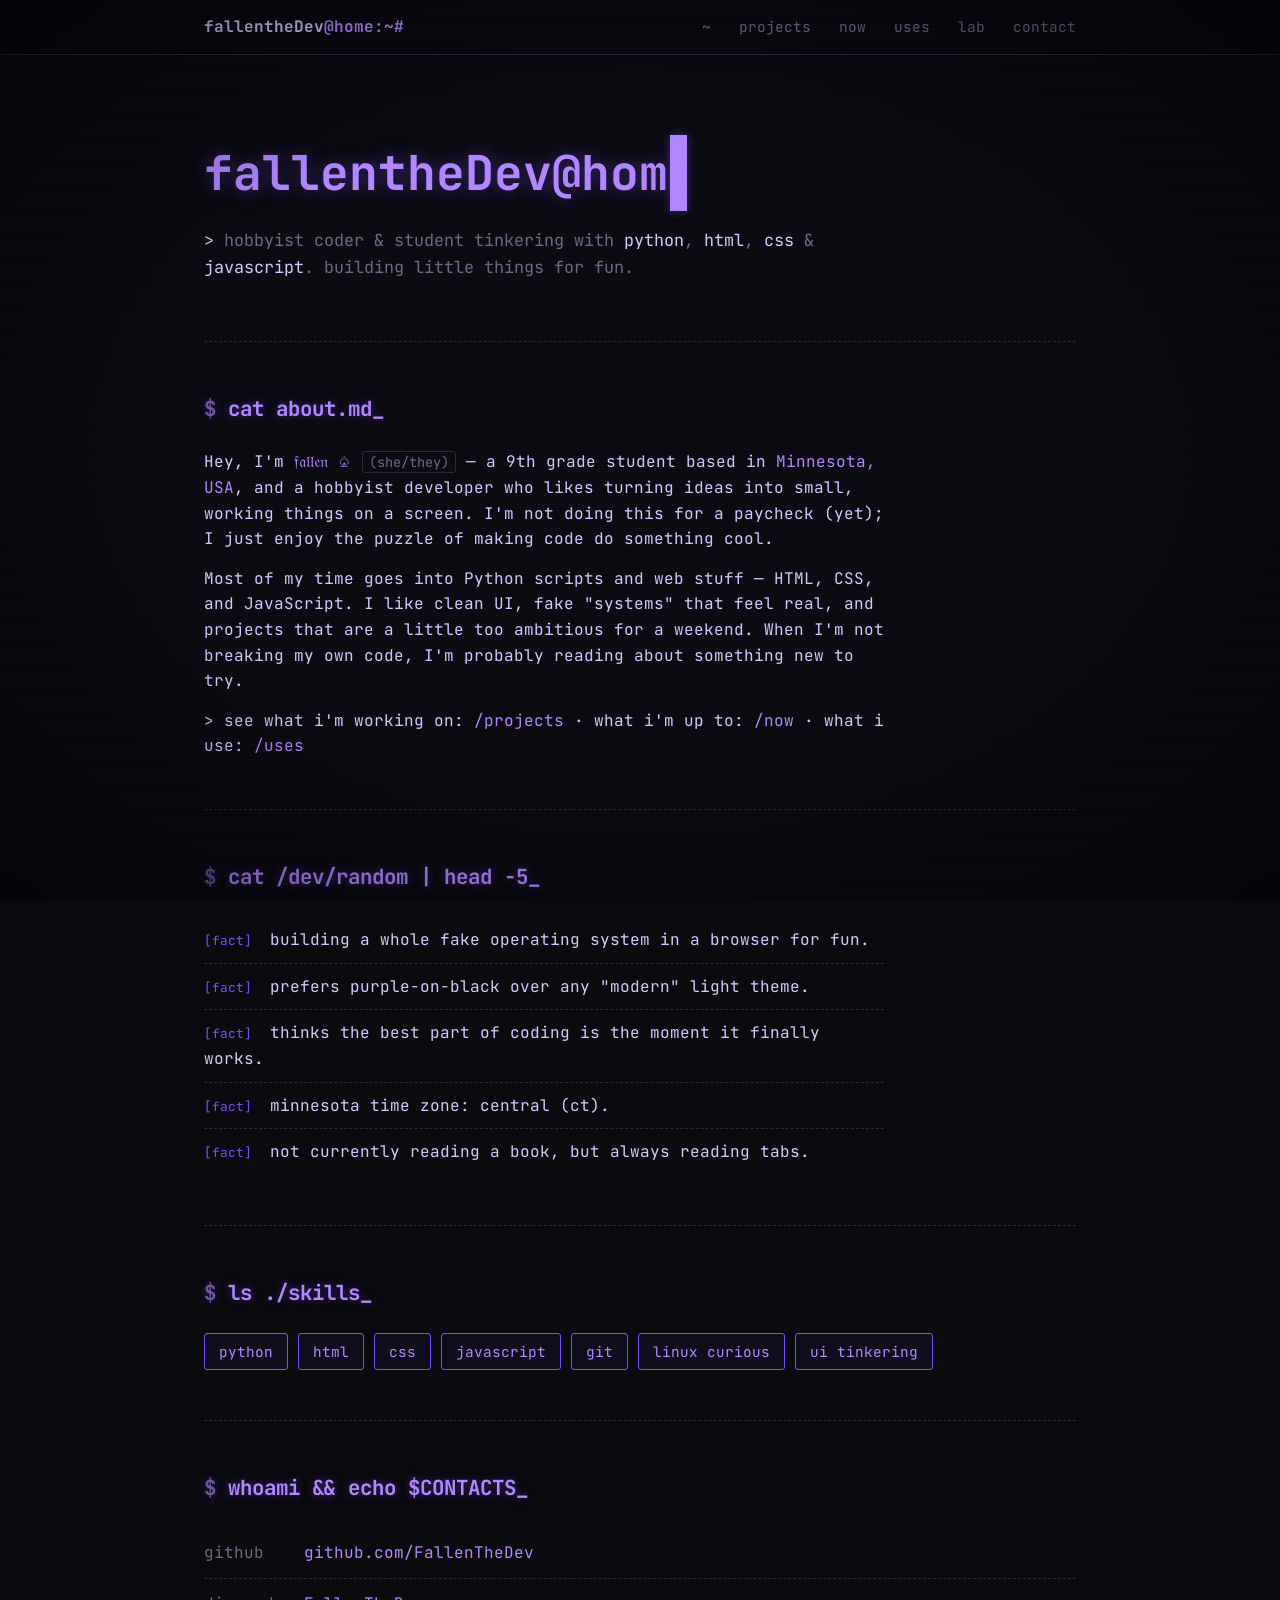
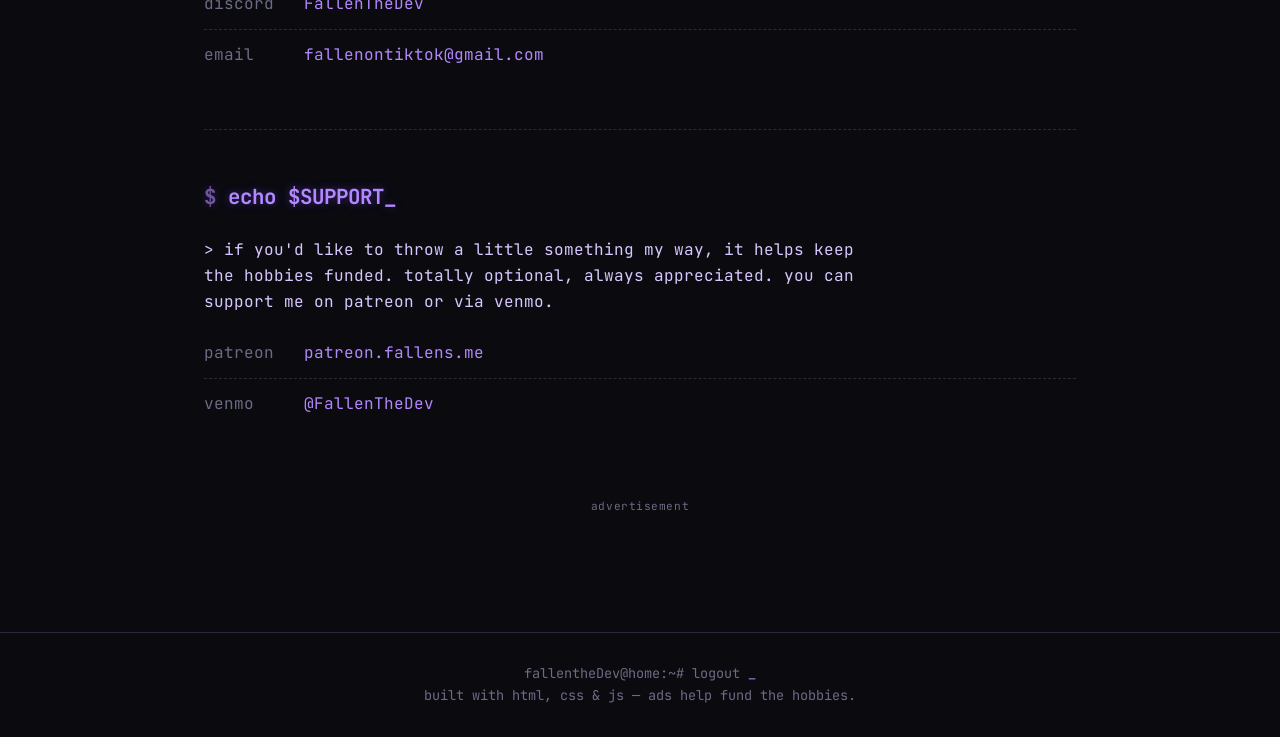
<file: index.html>
<!DOCTYPE html>
<html lang="en">
<head>
<meta charset="UTF-8" />
<meta name="viewport" content="width=device-width, initial-scale=1.0" />
<meta name="google-adsense-account" content="ca-pub-9488856636759332">
<title>fallentheDev@home:~#</title>
<meta property="og:type" content="website" />
<meta property="og:title" content="fallentheDev — hobbyist dev & student" />
<meta property="og:description" content="the personal site of 𝔣𝔞𝔩𝔩𝔢𝔫 ♤ (she/they) — a 9th grade hobbyist developer in minnesota, usa. python, web stuff, and fake systems that feel real." />
<meta property="og:url" content="https://fallens.me/" />
<meta property="og:image" content="https://fallens.me/favicon.svg" />
<meta name="twitter:card" content="summary" />
<meta name="twitter:title" content="fallentheDev — hobbyist dev & student" />
<meta name="twitter:description" content="the personal site of 𝔣𝔞𝔩𝔩𝔢𝔫 ♤ (she/they) — a 9th grade hobbyist developer in minnesota, usa." />
<link rel="icon" type="image/svg+xml" href="favicon.svg" />
<link rel="preconnect" href="https://fonts.googleapis.com" />
<link rel="preconnect" href="https://fonts.gstatic.com" crossorigin />
<link href="https://fonts.googleapis.com/css2?family=JetBrains+Mono:wght@400;700&display=swap" rel="stylesheet" />
<link rel="stylesheet" href="style.css" />
<script async src="https://pagead2.googlesyndication.com/pagead/js/adsbygoogle.js?client=ca-pub-9488856636759332" crossorigin="anonymous"></script>
</head>
<body>

<header>
  <div class="wrap">
    <a class="prompt" href="index.html"><span class="user">fallentheDev</span>@home:~#</a>
    <nav>
      <a href="index.html">~</a>
      <a href="projects/">projects</a>
      <a href="now/">now</a>
      <a href="uses/">uses</a>
      <a href="lab/">lab</a>
      <a href="#contact">contact</a>
    </nav>
  </div>
</header>

<div class="page-layout">
<aside class="ad-side ad-left">
  <span class="ad-label">advertisement</span>
  <ins class="adsbygoogle" style="display:block" data-ad-client="ca-pub-9488856636759332" data-ad-slot="LEFT_SIDE_SLOT" data-ad-format="vertical" data-full-width-responsive="false"></ins>
</aside>

<main class="wrap">

  <section class="hero" style="border-top:none;">
    <h1 id="typed"></h1>
    <p class="sub">
      <span class="hl">&gt;</span> hobbyist coder &amp; student tinkering with
      <span class="hl">python</span>, <span class="hl">html</span>,
      <span class="hl">css</span> &amp; <span class="hl">javascript</span>.
      building little things for fun.
    </p>
  </section>

  <section id="about">
    <h2>cat about.md</h2>
    <p class="bio">
      Hey, I'm <span style="color:var(--purple)">𝔣𝔞𝔩𝔩𝔢𝔫 ♤</span>
      <span class="pronouns">(she/they)</span> — a 9th
      grade student based in <span style="color:var(--purple)">Minnesota, USA</span>,
      and a hobbyist developer who likes turning ideas into small, working things
      on a screen. I'm not doing this for a paycheck (yet); I just enjoy the
      puzzle of making code do something cool.
    </p>
    <p class="bio">
      Most of my time goes into Python scripts and web stuff — HTML, CSS, and
      JavaScript. I like clean UI, fake "systems" that feel real, and projects
      that are a little too ambitious for a weekend. When I'm not breaking my
      own code, I'm probably reading about something new to try.
    </p>
    <p class="bio" style="margin-top:14px;">
      &gt; see what i'm working on: <a href="projects/">/projects</a>
      &middot; what i'm up to: <a href="now/">/now</a>
      &middot; what i use: <a href="uses/">/uses</a>
    </p>
  </section>

  <section id="facts">
    <h2>cat /dev/random | head -5</h2>
    <ul class="facts">
      <li><span class="fact-tag">[fact]</span> building a whole fake operating system in a browser for fun.</li>
      <li><span class="fact-tag">[fact]</span> prefers purple-on-black over any "modern" light theme.</li>
      <li><span class="fact-tag">[fact]</span> thinks the best part of coding is the moment it finally works.</li>
      <li><span class="fact-tag">[fact]</span> minnesota time zone: central (ct).</li>
      <li><span class="fact-tag">[fact]</span> not currently reading a book, but always reading tabs.</li>
    </ul>
  </section>

  <section id="skills">
    <h2>ls ./skills</h2>
    <div class="skills">
      <span class="chip">python</span>
      <span class="chip">html</span>
      <span class="chip">css</span>
      <span class="chip">javascript</span>
      <span class="chip">git</span>
      <span class="chip">linux&nbsp;curious</span>
      <span class="chip">ui&nbsp;tinkering</span>
    </div>
  </section>

  <section id="contact">
    <h2>whoami &amp;&amp; echo $CONTACTS</h2>
    <ul class="contact">
      <li>
        <span class="label">github</span>
        <a class="val" href="https://github.com/FallenTheDev" target="_blank" rel="noopener">github.com/FallenTheDev</a>
      </li>
      <li>
        <span class="label">discord</span>
        <span class="val">FallenTheDev</span>
      </li>
      <li>
        <span class="label">email</span>
        <a class="val" href="mailto:fallenontiktok@gmail.com">fallenontiktok@gmail.com</a>
      </li>
    </ul>
  </section>

  <section id="support">
    <h2>echo $SUPPORT</h2>
    <p class="bio" style="margin-bottom:14px;">
      &gt; if you'd like to throw a little something my way, it helps keep the
      hobbies funded. totally optional, always appreciated. you can support me
      on <span class="hl">patreon</span> or via <span class="hl">venmo</span>.
    </p>
    <ul class="contact">
      <li>
        <span class="label">patreon</span>
        <a class="val" href="https://patreon.fallens.me" target="_blank" rel="noopener">patreon.fallens.me</a>
      </li>
      <li>
        <span class="label">venmo</span>
        <a class="val" href="https://venmo.com/FallenTheDev" target="_blank" rel="noopener">@FallenTheDev</a>
      </li>
    </ul>
  </section>

</main>

<aside class="ad-side ad-right">
  <span class="ad-label">advertisement</span>
  <ins class="adsbygoogle" style="display:block" data-ad-client="ca-pub-9488856636759332" data-ad-slot="RIGHT_SIDE_SLOT" data-ad-format="vertical" data-full-width-responsive="false"></ins>
</aside>
</div><!-- /.page-layout -->

<div class="ad-footer-wrap">
  <span class="ad-label">advertisement</span>
  <ins class="adsbygoogle" style="display:block" data-ad-client="ca-pub-9488856636759332" data-ad-slot="FOOTER_SLOT" data-ad-format="auto" data-full-width-responsive="true"></ins>
</div>

<footer>
  <div class="wrap">
    fallentheDev@home:~# logout <span class="pulse">_</span><br/>
    built with html, css &amp; js — ads help fund the hobbies.
  </div>
</footer>

<script src="script.js"></script>
<script src="ads.js"></script>

</body>
</html>
</file>
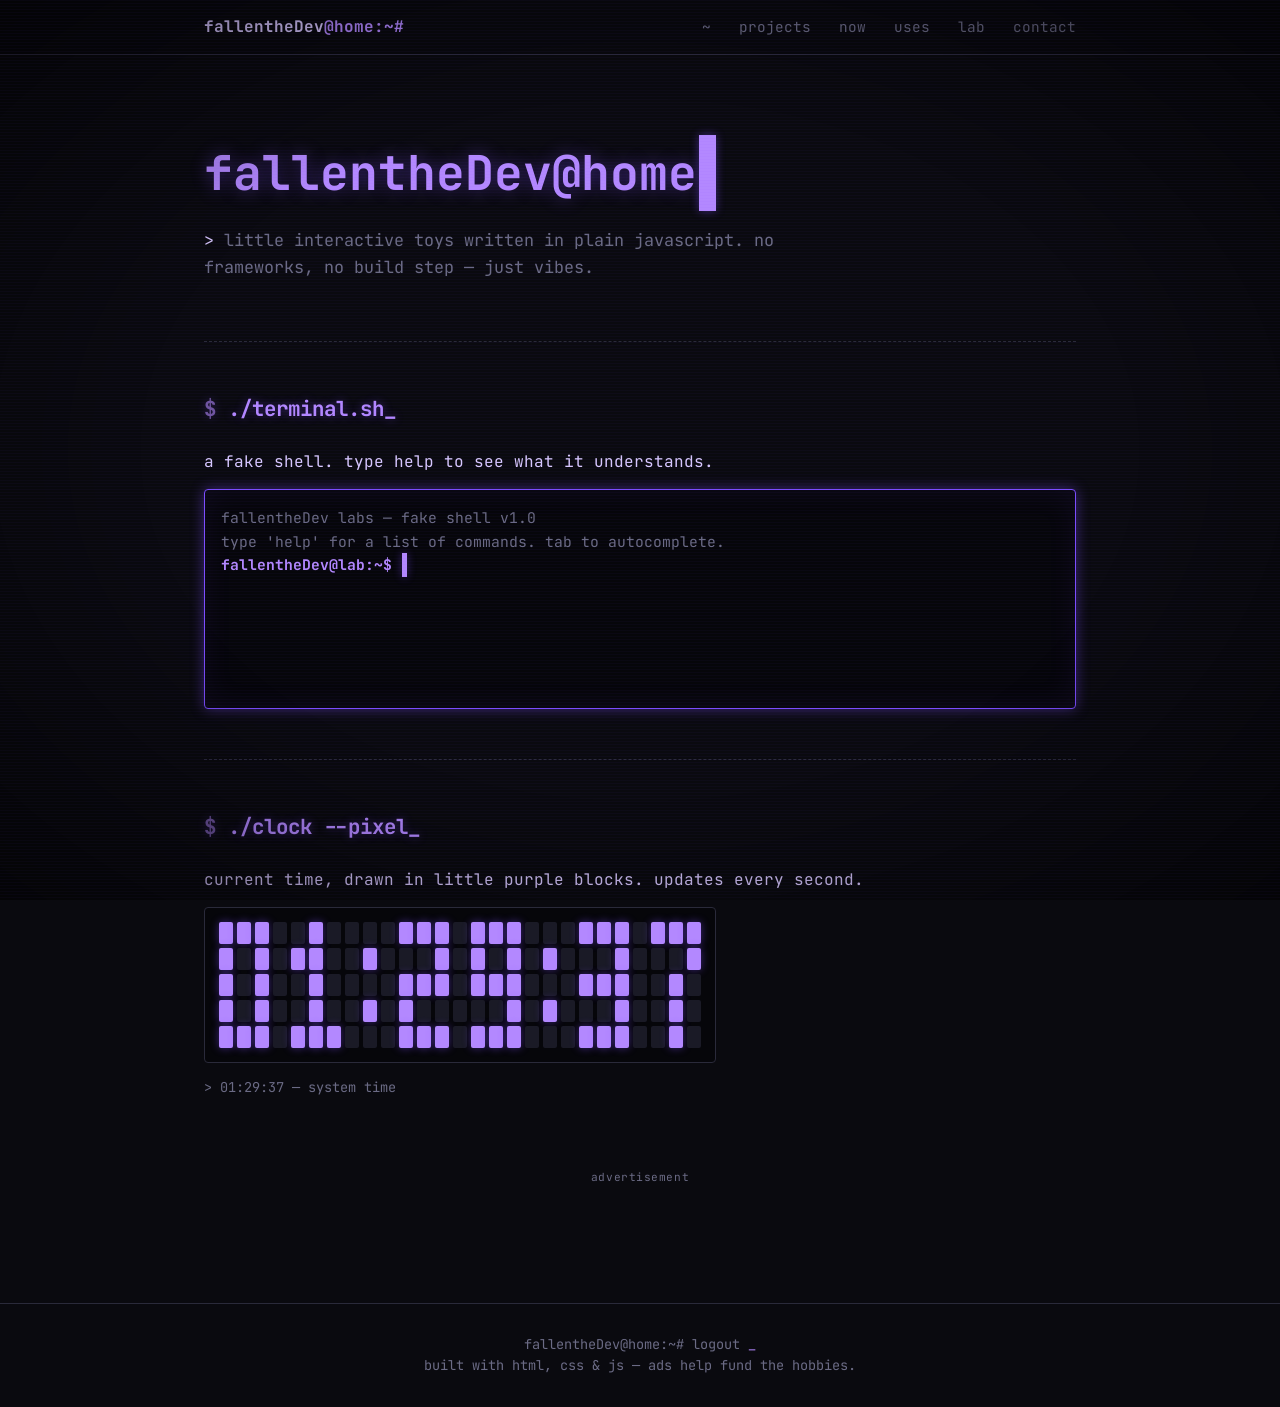
<file: lab/index.html>
<!DOCTYPE html>
<html lang="en">
<head>
<meta charset="UTF-8" />
<meta name="viewport" content="width=device-width, initial-scale=1.0" />
<meta name="google-adsense-account" content="ca-pub-9488856636759332">
<title>lab // fallentheDev</title>
<meta property="og:type" content="website" />
<meta property="og:title" content="lab — fallentheDev" />
<meta property="og:description" content="interactive js toys — a typing terminal and a pixel clock. no frameworks, just vibes." />
<meta property="og:url" content="https://fallens.me/lab/" />
<meta property="og:image" content="https://fallens.me/favicon.svg" />
<meta name="twitter:card" content="summary" />
<meta name="twitter:title" content="lab — fallentheDev" />
<meta name="twitter:description" content="interactive js toys — a typing terminal and a pixel clock." />
<link rel="icon" type="image/svg+xml" href="../favicon.svg" />
<link rel="preconnect" href="https://fonts.googleapis.com" />
<link rel="preconnect" href="https://fonts.gstatic.com" crossorigin />
<link href="https://fonts.googleapis.com/css2?family=JetBrains+Mono:wght@400;700&display=swap" rel="stylesheet" />
<link rel="stylesheet" href="../style.css" />
<script async src="https://pagead2.googlesyndication.com/pagead/js/adsbygoogle.js?client=ca-pub-9488856636759332" crossorigin="anonymous"></script>
</head>
<body>

<header>
  <div class="wrap">
    <a class="prompt" href="../index.html"><span class="user">fallentheDev</span>@home:~#</a>
    <nav>
      <a href="../index.html">~</a>
      <a href="../projects/">projects</a>
      <a href="../now/">now</a>
      <a href="../uses/">uses</a>
      <a href="../lab/">lab</a>
      <a href="../index.html#contact">contact</a>
    </nav>
  </div>
</header>

<div class="page-layout">
<aside class="ad-side ad-left">
  <span class="ad-label">advertisement</span>
  <ins class="adsbygoogle" style="display:block" data-ad-client="ca-pub-9488856636759332" data-ad-slot="LEFT_SIDE_SLOT" data-ad-format="vertical" data-full-width-responsive="false"></ins>
</aside>

<main class="wrap">

  <section class="hero" style="border-top:none;">
    <h1 id="typed"></h1>
    <p class="sub">
      <span class="hl">&gt;</span> little interactive toys written in plain
      javascript. no frameworks, no build step — just vibes.
    </p>
  </section>

  <!-- Typing terminal -->
  <section id="terminal">
    <h2>./terminal.sh</h2>
    <p class="bio" style="margin-bottom:14px;">
      a fake shell. type <span class="hl">help</span> to see what it understands.
    </p>
    <div id="term" class="term" tabindex="0">
      <div id="term-out" class="term-out"></div>
      <div class="term-line">
        <span class="term-prompt">fallentheDev@lab:~$</span>&nbsp;<span id="term-input" class="term-input"></span><span class="term-cursor">&nbsp;</span>
      </div>
    </div>
  </section>

  <!-- Pixel clock -->
  <section id="clock">
    <h2>./clock --pixel</h2>
    <p class="bio" style="margin-bottom:14px;">
      current time, drawn in little purple blocks. updates every second.
    </p>
    <div id="clock-grid" class="clock-grid" aria-label="pixel clock"></div>
    <p class="bio" style="margin-top:14px; color:var(--muted); font-size:0.85rem;">
      <span id="clock-text"></span>
    </p>
  </section>

</main>

<aside class="ad-side ad-right">
  <span class="ad-label">advertisement</span>
  <ins class="adsbygoogle" style="display:block" data-ad-client="ca-pub-9488856636759332" data-ad-slot="RIGHT_SIDE_SLOT" data-ad-format="vertical" data-full-width-responsive="false"></ins>
</aside>
</div><!-- /.page-layout -->

<div class="ad-footer-wrap">
  <span class="ad-label">advertisement</span>
  <ins class="adsbygoogle" style="display:block" data-ad-client="ca-pub-9488856636759332" data-ad-slot="FOOTER_SLOT" data-ad-format="auto" data-full-width-responsive="true"></ins>
</div>

<footer>
  <div class="wrap">
    fallentheDev@home:~# logout <span class="pulse">_</span><br/>
    built with html, css &amp; js — ads help fund the hobbies.
  </div>
</footer>

<link rel="stylesheet" href="lab.css" />
<script src="../script.js"></script>
<script src="../ads.js"></script>
<script src="lab.js"></script>
<script>
  document.addEventListener("DOMContentLoaded", function () {
    const target = document.getElementById("typed");
    const text = "fallentheDev@home:~/lab#";
    let i = 0;
    target.innerHTML = "";
    (function type() {
      if (i <= text.length) {
        target.innerHTML = text.slice(0, i) + '<span class="cursor">&nbsp;</span>';
        i++;
        setTimeout(type, 45 + Math.random() * 50);
      } else {
        target.innerHTML = text + '<span class="cursor">&nbsp;</span>';
      }
    })();
  });
</script>

</body>
</html>
</file>
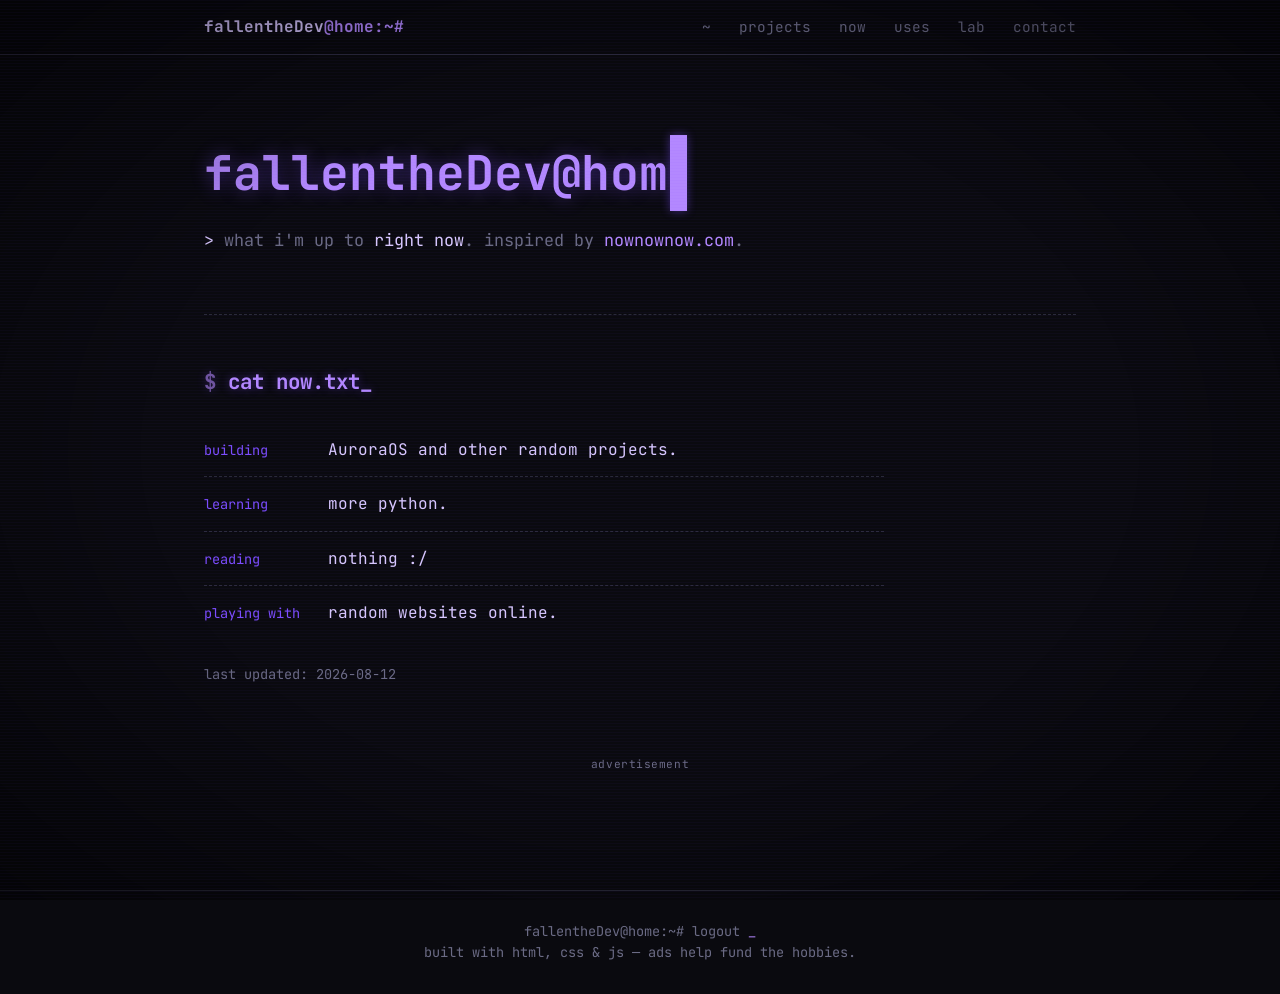
<file: now/index.html>
<!DOCTYPE html>
<html lang="en">
<head>
<meta charset="UTF-8" />
<meta name="viewport" content="width=device-width, initial-scale=1.0" />
<meta name="google-adsense-account" content="ca-pub-9488856636759332">
<title>now // fallentheDev</title>
<meta property="og:type" content="website" />
<meta property="og:title" content="now — fallentheDev" />
<meta property="og:description" content="what i'm up to right now — building, learning, playing with." />
<meta property="og:url" content="https://fallens.me/now/" />
<meta property="og:image" content="https://fallens.me/favicon.svg" />
<meta name="twitter:card" content="summary" />
<meta name="twitter:title" content="now — fallentheDev" />
<meta name="twitter:description" content="what i'm up to right now." />
<link rel="icon" type="image/svg+xml" href="../favicon.svg" />
<link rel="preconnect" href="https://fonts.googleapis.com" />
<link rel="preconnect" href="https://fonts.gstatic.com" crossorigin />
<link href="https://fonts.googleapis.com/css2?family=JetBrains+Mono:wght@400;700&display=swap" rel="stylesheet" />
<link rel="stylesheet" href="../style.css" />
<script async src="https://pagead2.googlesyndication.com/pagead/js/adsbygoogle.js?client=ca-pub-9488856636759332" crossorigin="anonymous"></script>
</head>
<body>

<header>
  <div class="wrap">
    <a class="prompt" href="../index.html"><span class="user">fallentheDev</span>@home:~#</a>
    <nav>
      <a href="../index.html">~</a>
      <a href="../projects/">projects</a>
      <a href="../now/">now</a>
      <a href="../uses/">uses</a>
      <a href="../lab/">lab</a>
      <a href="../index.html#contact">contact</a>
    </nav>
  </div>
</header>

<div class="page-layout">
<aside class="ad-side ad-left">
  <span class="ad-label">advertisement</span>
  <ins class="adsbygoogle" style="display:block" data-ad-client="ca-pub-9488856636759332" data-ad-slot="LEFT_SIDE_SLOT" data-ad-format="vertical" data-full-width-responsive="false"></ins>
</aside>

<main class="wrap">

  <section class="hero" style="border-top:none;">
    <h1 id="typed"></h1>
    <p class="sub">
      <span class="hl">&gt;</span> what i'm up to <span class="hl">right now</span>.
      inspired by <a href="https://nownownow.com" target="_blank" rel="noopener">nownownow.com</a>.
    </p>
  </section>

  <section id="now">
    <h2>cat now.txt</h2>
    <ul class="now">
      <li>
        <span class="dt">building</span>
        <span class="entry"><span class="hl">AuroraOS</span> and other random projects.</span>
      </li>
      <li>
        <span class="dt">learning</span>
        <span class="entry">more <span class="hl">python</span>.</span>
      </li>
      <li>
        <span class="dt">reading</span>
        <span class="entry">nothing :/</span>
      </li>
      <li>
        <span class="dt">playing&nbsp;with</span>
        <span class="entry">random websites online.</span>
      </li>
    </ul>
    <p class="bio" style="margin-top:24px; color:var(--muted); font-size:0.85rem;">
      last updated: <span class="hl">2026-08-12</span>
    </p>
  </section>

</main>

<aside class="ad-side ad-right">
  <span class="ad-label">advertisement</span>
  <ins class="adsbygoogle" style="display:block" data-ad-client="ca-pub-9488856636759332" data-ad-slot="RIGHT_SIDE_SLOT" data-ad-format="vertical" data-full-width-responsive="false"></ins>
</aside>
</div><!-- /.page-layout -->

<div class="ad-footer-wrap">
  <span class="ad-label">advertisement</span>
  <ins class="adsbygoogle" style="display:block" data-ad-client="ca-pub-9488856636759332" data-ad-slot="FOOTER_SLOT" data-ad-format="auto" data-full-width-responsive="true"></ins>
</div>

<footer>
  <div class="wrap">
    fallentheDev@home:~# logout <span class="pulse">_</span><br/>
    built with html, css &amp; js — ads help fund the hobbies.
  </div>
</footer>

<script src="../script.js"></script>
<script src="../ads.js"></script>
<script>
  document.addEventListener("DOMContentLoaded", function () {
    const target = document.getElementById("typed");
    const text = "fallentheDev@home:~/now#";
    let i = 0;
    target.innerHTML = "";
    (function type() {
      if (i <= text.length) {
        target.innerHTML = text.slice(0, i) + '<span class="cursor">&nbsp;</span>';
        i++;
        setTimeout(type, 45 + Math.random() * 50);
      } else {
        target.innerHTML = text + '<span class="cursor">&nbsp;</span>';
      }
    })();
  });
</script>

</body>
</html>
</file>
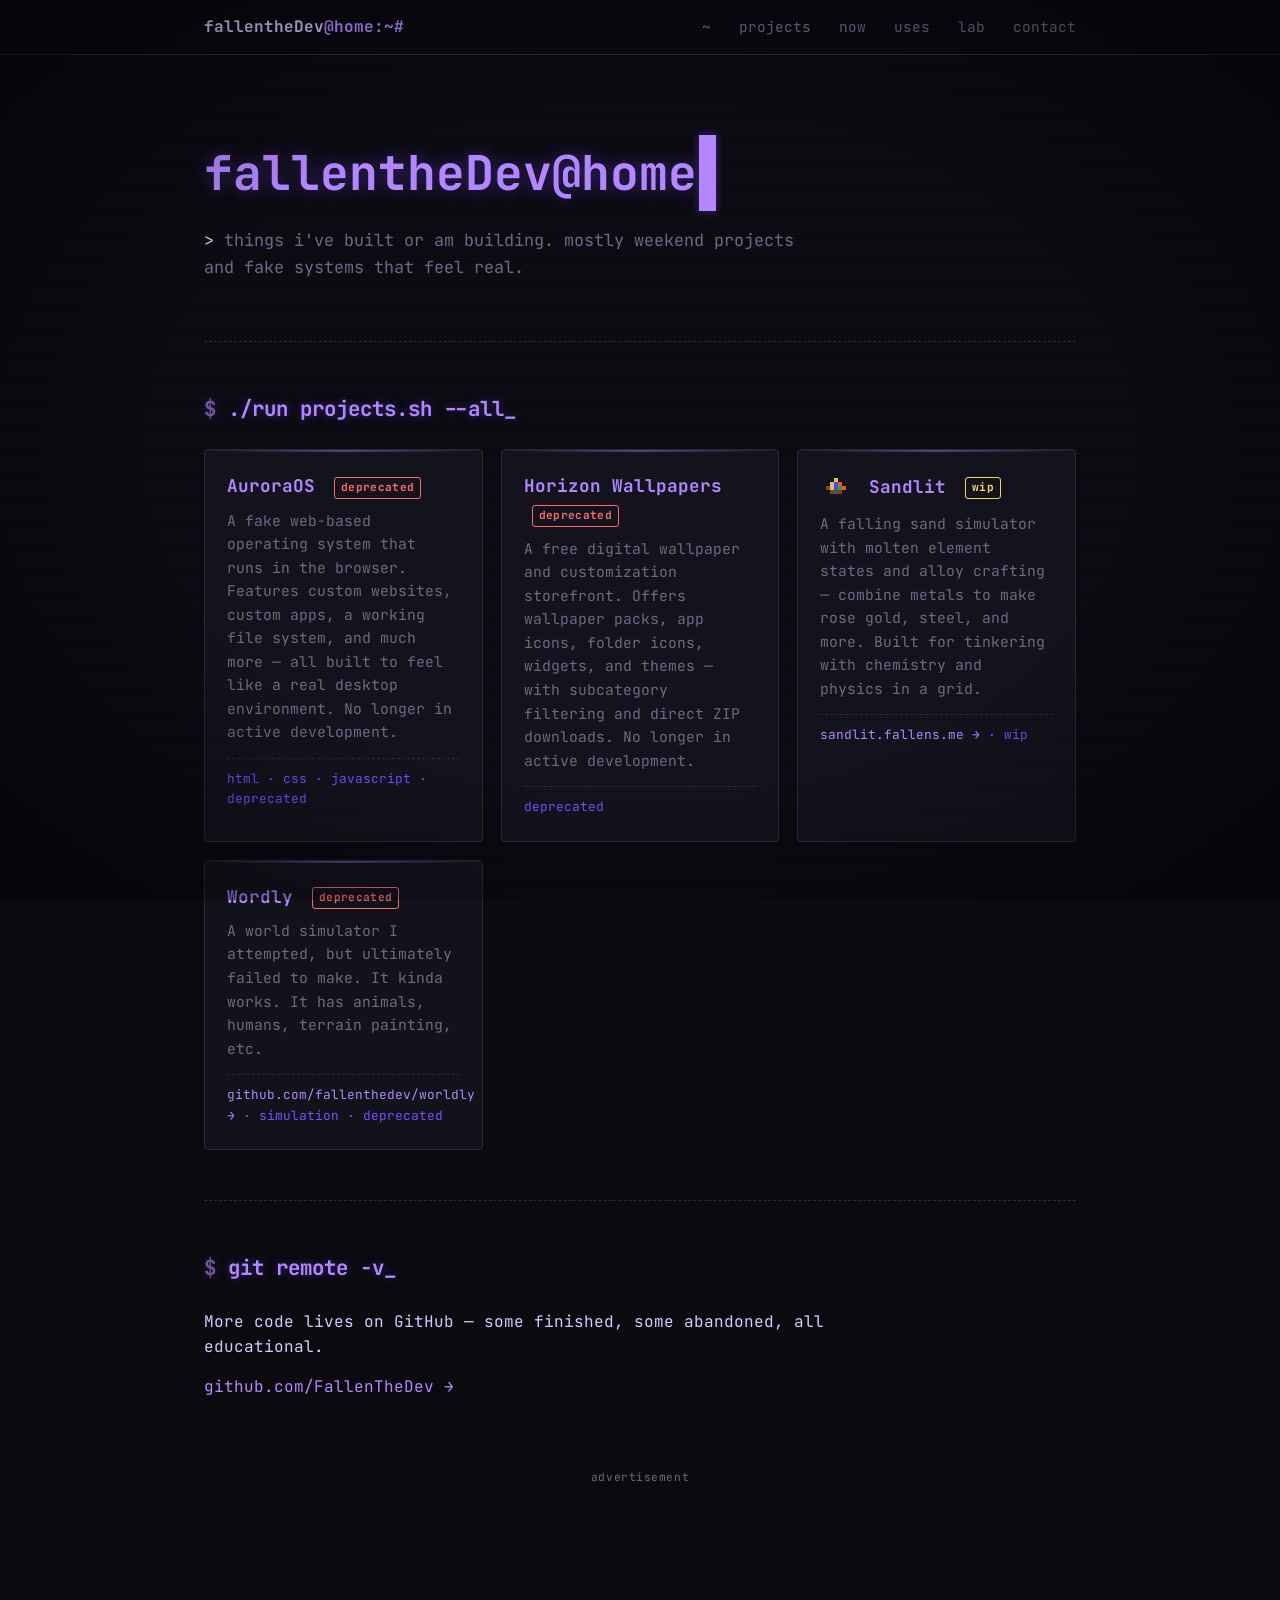
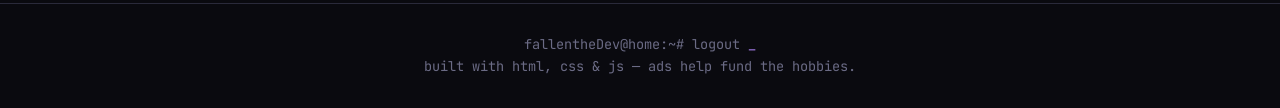
<file: projects/index.html>
<!DOCTYPE html>
<html lang="en">
<head>
<meta charset="UTF-8" />
<meta name="viewport" content="width=device-width, initial-scale=1.0" />
<meta name="google-adsense-account" content="ca-pub-9488856636759332">
<title>projects // fallentheDev</title>
<meta property="og:type" content="website" />
<meta property="og:title" content="projects — fallentheDev" />
<meta property="og:description" content="things i've built or am building — auroraos, horizon wallpapers, and more." />
<meta property="og:url" content="https://fallens.me/projects/" />
<meta property="og:image" content="https://fallens.me/favicon.svg" />
<meta name="twitter:card" content="summary" />
<meta name="twitter:title" content="projects — fallentheDev" />
<meta name="twitter:description" content="things i've built or am building." />
<link rel="icon" type="image/svg+xml" href="../favicon.svg" />
<link rel="preconnect" href="https://fonts.googleapis.com" />
<link rel="preconnect" href="https://fonts.gstatic.com" crossorigin />
<link href="https://fonts.googleapis.com/css2?family=JetBrains+Mono:wght@400;700&display=swap" rel="stylesheet" />
<link rel="stylesheet" href="../style.css" />
<script async src="https://pagead2.googlesyndication.com/pagead/js/adsbygoogle.js?client=ca-pub-9488856636759332" crossorigin="anonymous"></script>
</head>
<body>

<header>
  <div class="wrap">
    <a class="prompt" href="../index.html"><span class="user">fallentheDev</span>@home:~#</a>
    <nav>
      <a href="../index.html">~</a>
      <a href="../projects/">projects</a>
      <a href="../now/">now</a>
      <a href="../uses/">uses</a>
      <a href="../lab/">lab</a>
      <a href="../index.html#contact">contact</a>
    </nav>
  </div>
</header>

<div class="page-layout">
<aside class="ad-side ad-left">
  <span class="ad-label">advertisement</span>
  <ins class="adsbygoogle" style="display:block" data-ad-client="ca-pub-9488856636759332" data-ad-slot="LEFT_SIDE_SLOT" data-ad-format="vertical" data-full-width-responsive="false"></ins>
</aside>

<main class="wrap">

  <section class="hero" style="border-top:none;">
    <h1 id="typed"></h1>
    <p class="sub">
      <span class="hl">&gt;</span> things i've built or am building. mostly
      weekend projects and fake systems that feel real.
    </p>
  </section>

  <section id="projects">
    <h2>./run projects.sh --all</h2>
    <div class="grid">
      <div class="card">
        <h3>AuroraOS <span class="status-deprecated">deprecated</span></h3>
        <p>A fake web-based operating system that runs in the browser. Features
          custom websites, custom apps, a working file system, and much more —
          all built to feel like a real desktop environment. No longer in active
          development.</p>
        <span class="tag">html · css · javascript · deprecated</span>
      </div>
      <div class="card">
        <h3>Horizon Wallpapers <span class="status-deprecated">deprecated</span></h3>
        <p>A free digital wallpaper and customization storefront. Offers
          wallpaper packs, app icons, folder icons, widgets, and themes —
          with subcategory filtering and direct ZIP downloads. No longer in
          active development.</p>
        <span class="tag">deprecated</span>
      </div>
      <!-- Codeduck hidden for now
      <div class="card">
        <h3>Codeduck <span class="status-wip">wip</span></h3>
        <p>An AI built specifically for coders. Designed to understand code,
          context, and the way developers actually work — not just a generic
          chatbot with a programming coat of paint.</p>
        <span class="tag">ai · for coders · wip</span>
      </div>
      -->
      <div class="card">
        <h3><img src="../sandlit.svg" alt="Sandlit" class="proj-icon" /> Sandlit <span class="status-wip">wip</span></h3>
        <p>A falling sand simulator with molten element states and alloy
          crafting — combine metals to make rose gold, steel, and more. Built
          for tinkering with chemistry and physics in a grid.</p>
        <span class="tag"><a href="https://sandlit.fallens.me" target="_blank" rel="noopener">sandlit.fallens.me &rarr;</a> · wip</span>
      </div>
      <div class="card">
        <h3>Wordly <span class="status-deprecated">deprecated</span></h3>
        <p>A world simulator I attempted, but ultimately failed to make. It kinda works. It has animals, humans, terrain painting, etc.</p>
        <span class="tag"><a href="https://github.com/fallenthedev/worldly" target="_blank" rel="noopener">github.com/fallenthedev/worldly &rarr;</a> · simulation · deprecated</span>
      </div>
    </div>
  </section>

  <section id="elsewhere">
    <h2>git remote -v</h2>
    <p class="bio">
      More code lives on GitHub — some finished, some abandoned, all educational.
    </p>
    <p class="bio" style="margin-top:14px;">
      <a href="https://github.com/FallenTheDev" target="_blank" rel="noopener">github.com/FallenTheDev &rarr;</a>
    </p>
  </section>

</main>

<aside class="ad-side ad-right">
  <span class="ad-label">advertisement</span>
  <ins class="adsbygoogle" style="display:block" data-ad-client="ca-pub-9488856636759332" data-ad-slot="RIGHT_SIDE_SLOT" data-ad-format="vertical" data-full-width-responsive="false"></ins>
</aside>
</div><!-- /.page-layout -->

<div class="ad-footer-wrap">
  <span class="ad-label">advertisement</span>
  <ins class="adsbygoogle" style="display:block" data-ad-client="ca-pub-9488856636759332" data-ad-slot="FOOTER_SLOT" data-ad-format="auto" data-full-width-responsive="true"></ins>
</div>

<footer>
  <div class="wrap">
    fallentheDev@home:~# logout <span class="pulse">_</span><br/>
    built with html, css &amp; js — ads help fund the hobbies.
  </div>
</footer>

<script src="../script.js"></script>
<script src="../ads.js"></script>
<script>
  // Override typing text for this page
  document.addEventListener("DOMContentLoaded", function () {
    const target = document.getElementById("typed");
    const text = "fallentheDev@home:~/projects#";
    let i = 0;
    target.innerHTML = "";
    (function type() {
      if (i <= text.length) {
        target.innerHTML = text.slice(0, i) + '<span class="cursor">&nbsp;</span>';
        i++;
        setTimeout(type, 45 + Math.random() * 50);
      } else {
        target.innerHTML = text + '<span class="cursor">&nbsp;</span>';
      }
    })();
  });
</script>

</body>
</html>
</file>
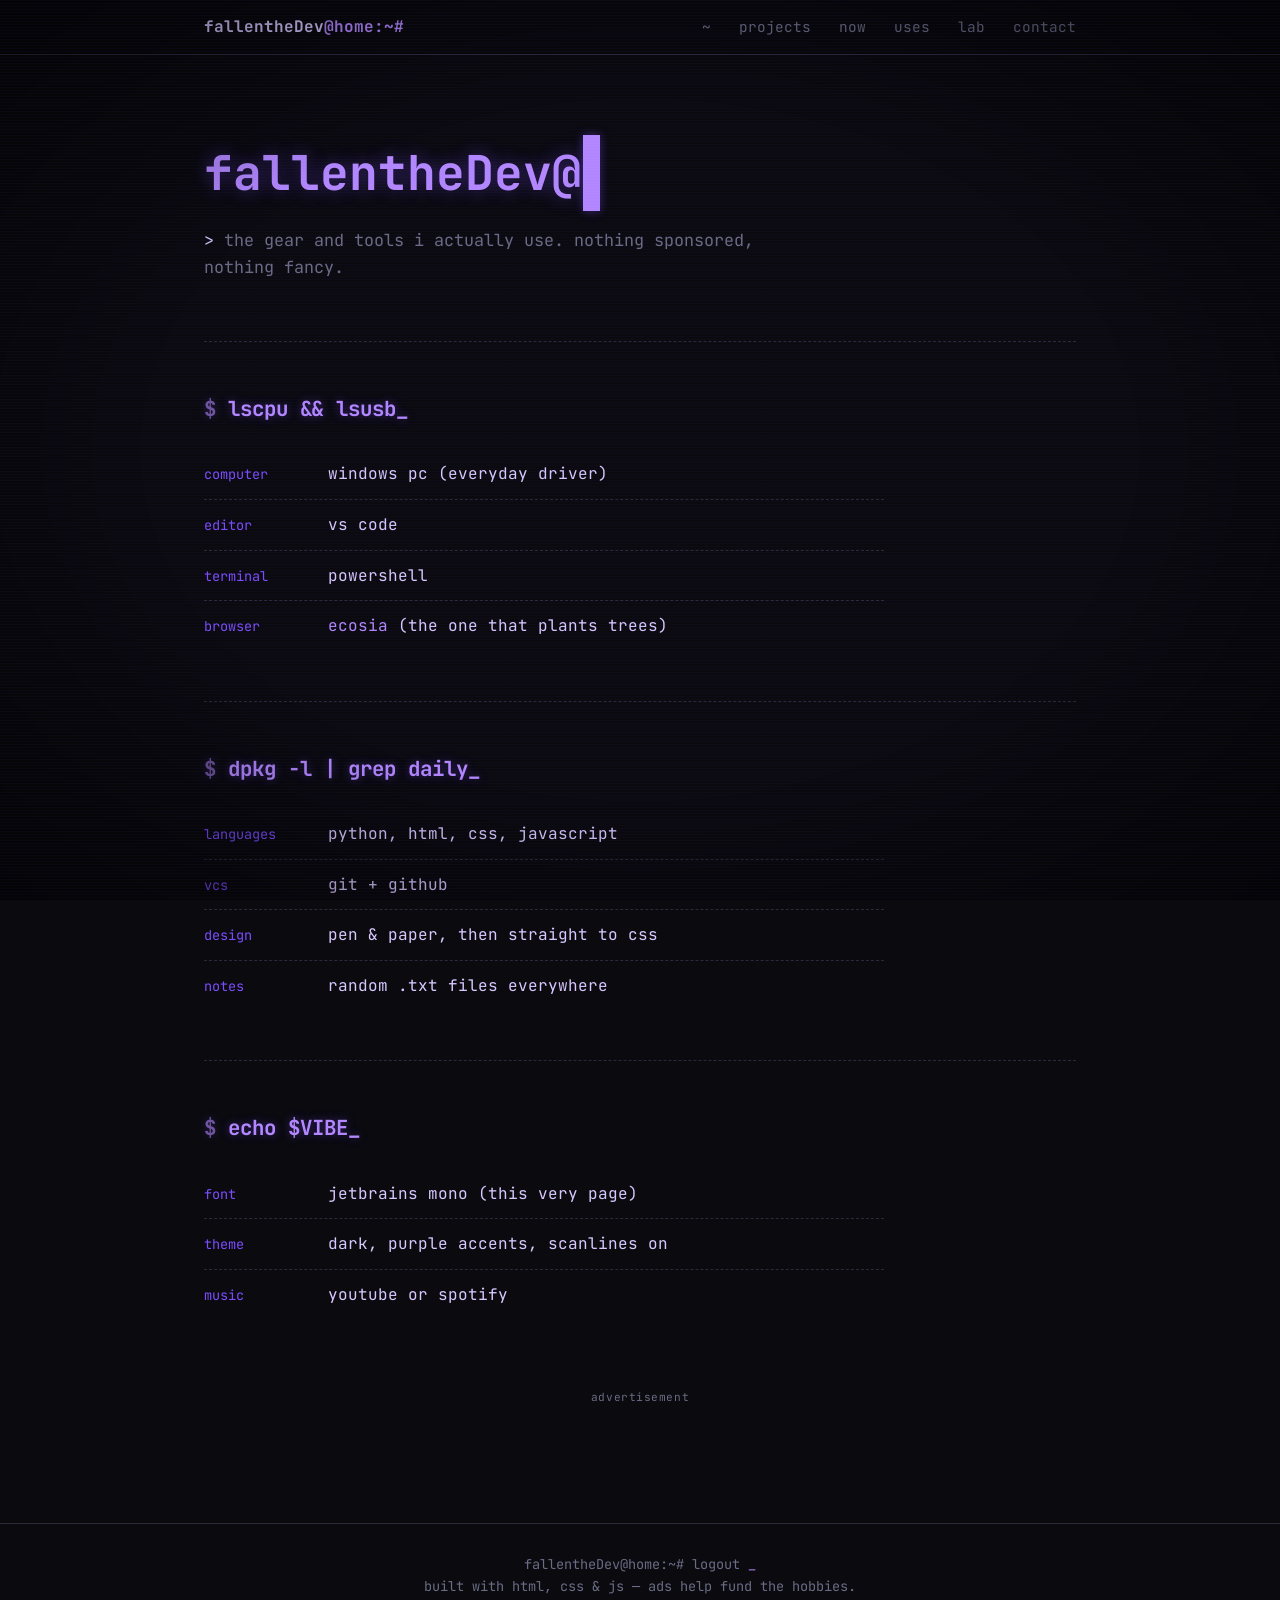
<file: uses/index.html>
<!DOCTYPE html>
<html lang="en">
<head>
<meta charset="UTF-8" />
<meta name="viewport" content="width=device-width, initial-scale=1.0" />
<meta name="google-adsense-account" content="ca-pub-9488856636759332">
<title>uses // fallentheDev</title>
<meta property="og:type" content="website" />
<meta property="og:title" content="uses — fallentheDev" />
<meta property="og:description" content="the gear and tools i actually use — nothing sponsored, nothing fancy." />
<meta property="og:url" content="https://fallens.me/uses/" />
<meta property="og:image" content="https://fallens.me/favicon.svg" />
<meta name="twitter:card" content="summary" />
<meta name="twitter:title" content="uses — fallentheDev" />
<meta name="twitter:description" content="the gear and tools i actually use." />
<link rel="icon" type="image/svg+xml" href="../favicon.svg" />
<link rel="preconnect" href="https://fonts.googleapis.com" />
<link rel="preconnect" href="https://fonts.gstatic.com" crossorigin />
<link href="https://fonts.googleapis.com/css2?family=JetBrains+Mono:wght@400;700&display=swap" rel="stylesheet" />
<link rel="stylesheet" href="../style.css" />
<script async src="https://pagead2.googlesyndication.com/pagead/js/adsbygoogle.js?client=ca-pub-9488856636759332" crossorigin="anonymous"></script>
</head>
<body>

<header>
  <div class="wrap">
    <a class="prompt" href="../index.html"><span class="user">fallentheDev</span>@home:~#</a>
    <nav>
      <a href="../index.html">~</a>
      <a href="../projects/">projects</a>
      <a href="../now/">now</a>
      <a href="../uses/">uses</a>
      <a href="../lab/">lab</a>
      <a href="../index.html#contact">contact</a>
    </nav>
  </div>
</header>

<div class="page-layout">
<aside class="ad-side ad-left">
  <span class="ad-label">advertisement</span>
  <ins class="adsbygoogle" style="display:block" data-ad-client="ca-pub-9488856636759332" data-ad-slot="LEFT_SIDE_SLOT" data-ad-format="vertical" data-full-width-responsive="false"></ins>
</aside>

<main class="wrap">

  <section class="hero" style="border-top:none;">
    <h1 id="typed"></h1>
    <p class="sub">
      <span class="hl">&gt;</span> the gear and tools i actually use. nothing
      sponsored, nothing fancy.
    </p>
  </section>

  <section id="hardware">
    <h2>lscpu &amp;&amp; lsusb</h2>
    <ul class="uses">
      <li><span class="cat">computer</span> <span class="item">windows pc (everyday driver)</span></li>
      <li><span class="cat">editor</span> <span class="item">vs code</span></li>
      <li><span class="cat">terminal</span> <span class="item">powershell</span></li>
      <li><span class="cat">browser</span> <span class="item"><a href="https://www.ecosia.org" target="_blank" rel="noopener">ecosia</a> (the one that plants trees)</span></li>
    </ul>
  </section>

  <section id="software">
    <h2>dpkg -l | grep daily</h2>
    <ul class="uses">
      <li><span class="cat">languages</span> <span class="item">python, html, css, javascript</span></li>
      <li><span class="cat">vcs</span> <span class="item">git + github</span></li>
      <li><span class="cat">design</span> <span class="item">pen &amp; paper, then straight to css</span></li>
      <li><span class="cat">notes</span> <span class="item">random .txt files everywhere</span></li>
    </ul>
  </section>

  <section id="vibe">
    <h2>echo $VIBE</h2>
    <ul class="uses">
      <li><span class="cat">font</span> <span class="item">jetbrains mono (this very page)</span></li>
      <li><span class="cat">theme</span> <span class="item">dark, purple accents, scanlines on</span></li>
      <li><span class="cat">music</span> <span class="item">youtube or spotify</span></li>
    </ul>
  </section>

</main>

<aside class="ad-side ad-right">
  <span class="ad-label">advertisement</span>
  <ins class="adsbygoogle" style="display:block" data-ad-client="ca-pub-9488856636759332" data-ad-slot="RIGHT_SIDE_SLOT" data-ad-format="vertical" data-full-width-responsive="false"></ins>
</aside>
</div><!-- /.page-layout -->

<div class="ad-footer-wrap">
  <span class="ad-label">advertisement</span>
  <ins class="adsbygoogle" style="display:block" data-ad-client="ca-pub-9488856636759332" data-ad-slot="FOOTER_SLOT" data-ad-format="auto" data-full-width-responsive="true"></ins>
</div>

<footer>
  <div class="wrap">
    fallentheDev@home:~# logout <span class="pulse">_</span><br/>
    built with html, css &amp; js — ads help fund the hobbies.
  </div>
</footer>

<script src="../script.js"></script>
<script src="../ads.js"></script>
<script>
  document.addEventListener("DOMContentLoaded", function () {
    const target = document.getElementById("typed");
    const text = "fallentheDev@home:~/uses#";
    let i = 0;
    target.innerHTML = "";
    (function type() {
      if (i <= text.length) {
        target.innerHTML = text.slice(0, i) + '<span class="cursor">&nbsp;</span>';
        i++;
        setTimeout(type, 45 + Math.random() * 50);
      } else {
        target.innerHTML = text + '<span class="cursor">&nbsp;</span>';
      }
    })();
  });
</script>

</body>
</html>
</file>
<file: style.css>
:root {
  --bg: #0a0a0f;
  --bg-soft: #12121a;
  --purple: #b388ff;
  --purple-dim: #7c4dff;
  --purple-glow: rgba(124, 77, 255, 0.45);
  --text: #d8c8ff;
  --muted: #6b6b85;
  --border: #2a2a3a;
}

* { box-sizing: border-box; margin: 0; padding: 0; }
html { scroll-behavior: smooth; }

body {
  background: var(--bg);
  color: var(--text);
  font-family: "JetBrains Mono", "Courier New", monospace;
  line-height: 1.6;
  overflow-x: hidden;
  min-height: 100vh;
}

/* Scanline + vignette overlay */
body::before {
  content: "";
  position: fixed;
  inset: 0;
  background:
    repeating-linear-gradient(
      to bottom,
      rgba(124, 77, 255, 0.04) 0px,
      rgba(124, 77, 255, 0.04) 1px,
      transparent 1px,
      transparent 3px
    );
  pointer-events: none;
  z-index: 9999;
}
body::after {
  content: "";
  position: fixed;
  inset: 0;
  background: radial-gradient(ellipse at center, transparent 55%, rgba(0,0,0,0.55) 100%);
  pointer-events: none;
  z-index: 9998;
}

a { color: var(--purple); text-decoration: none; }
a:hover { text-shadow: 0 0 8px var(--purple-glow); }

.wrap { max-width: 920px; margin: 0 auto; padding: 0 24px; }

/* Top bar */
header {
  border-bottom: 1px solid var(--border);
  padding: 14px 0;
  position: sticky;
  top: 0;
  background: rgba(10, 10, 15, 0.85);
  backdrop-filter: blur(6px);
  z-index: 100;
}
header .wrap { display: flex; justify-content: space-between; align-items: center; flex-wrap: wrap; gap: 10px; }
.prompt { color: var(--purple); font-weight: 700; }
.prompt .user { color: var(--text); }
nav a { margin-left: 18px; color: var(--muted); font-size: 0.9rem; }
nav a:hover { color: var(--purple); text-shadow: 0 0 8px var(--purple-glow); }

/* Hero */
.hero { padding: 80px 0 60px; }
.hero h1 {
  font-size: clamp(1.8rem, 5vw, 3rem);
  color: var(--purple);
  text-shadow: 0 0 18px var(--purple-glow);
  margin-bottom: 16px;
  min-height: 1.2em;
}
.cursor {
  display: inline-block;
  width: 0.6ch;
  background: var(--purple);
  margin-left: 2px;
  animation: blink 1s steps(2) infinite;
  box-shadow: 0 0 10px var(--purple-glow);
}
@keyframes blink { 50% { opacity: 0; } }

.hero .sub { color: var(--muted); font-size: 1.05rem; max-width: 620px; }
.hero .sub .hl { color: var(--text); }

/* Section */
section { padding: 50px 0; border-top: 1px dashed var(--border); }
h2 {
  color: var(--purple);
  font-size: 1.3rem;
  margin-bottom: 24px;
  text-shadow: 0 0 10px var(--purple-glow);
}
h2::before { content: "$ "; opacity: 0.6; }
h2::after { content: "_"; animation: blink 1s steps(2) infinite; }

p.bio { max-width: 680px; color: var(--text); }
p.bio + p.bio { margin-top: 14px; }

/* Skills */
.skills { display: flex; flex-wrap: wrap; gap: 10px; }
.chip {
  border: 1px solid var(--purple-dim);
  color: var(--purple);
  padding: 6px 14px;
  border-radius: 3px;
  font-size: 0.9rem;
  background: rgba(124, 77, 255, 0.06);
  transition: all 0.15s ease;
}
.chip:hover {
  background: rgba(124, 77, 255, 0.18);
  box-shadow: 0 0 12px var(--purple-glow);
  transform: translateY(-2px);
}

/* Projects */
.grid { display: grid; grid-template-columns: repeat(auto-fit, minmax(260px, 1fr)); gap: 18px; }
.card {
  background: var(--bg-soft);
  border: 1px solid var(--border);
  padding: 22px;
  border-radius: 4px;
  position: relative;
  overflow: hidden;
  transition: all 0.2s ease;
}
.card::before {
  content: "";
  position: absolute;
  top: 0; left: 0;
  height: 2px; width: 100%;
  background: linear-gradient(90deg, transparent, var(--purple), transparent);
  opacity: 0.4;
}
.card:hover {
  border-color: var(--purple-dim);
  box-shadow: 0 0 20px var(--purple-glow);
  transform: translateY(-3px);
}
.card h3 { color: var(--purple); font-size: 1.1rem; margin-bottom: 8px; }
.card p { color: var(--muted); font-size: 0.92rem; }
.card .tag {
  display: inline-block;
  margin-top: 14px;
  font-size: 0.8rem;
  color: var(--purple-dim);
  border-top: 1px dashed var(--border);
  padding-top: 10px;
  width: 100%;
}

/* Contact */
ul.contact { list-style: none; }
ul.contact li {
  padding: 12px 0;
  border-bottom: 1px dashed var(--border);
  display: flex;
  flex-wrap: wrap;
  gap: 10px;
  align-items: baseline;
}
ul.contact li:last-child { border-bottom: none; }
ul.contact .label { color: var(--muted); min-width: 90px; }
ul.contact .val { color: var(--purple); word-break: break-all; }

footer {
  border-top: 1px solid var(--border);
  padding: 30px 0;
  color: var(--muted);
  font-size: 0.85rem;
  text-align: center;
}
footer .pulse { color: var(--purple); animation: blink 1.5s steps(2) infinite; }

/* Pronouns */
.pronouns {
  color: var(--muted);
  font-size: 0.85em;
  border: 1px solid var(--border);
  padding: 1px 6px;
  border-radius: 3px;
  margin-left: 2px;
  white-space: nowrap;
}

/* Fun facts list */
ul.facts { list-style: none; max-width: 680px; }
ul.facts li {
  padding: 10px 0;
  border-bottom: 1px dashed var(--border);
  color: var(--text);
}
ul.facts li:last-child { border-bottom: none; }
ul.facts .fact-tag {
  color: var(--purple-dim);
  margin-right: 8px;
  font-size: 0.8rem;
}

/* Now page list */
ul.now { list-style: none; max-width: 680px; }
ul.now li {
  padding: 14px 0;
  border-bottom: 1px dashed var(--border);
  display: flex;
  flex-wrap: wrap;
  gap: 14px;
  align-items: baseline;
}
ul.now li:last-child { border-bottom: none; }
ul.now .dt {
  color: var(--purple-dim);
  min-width: 110px;
  font-size: 0.85rem;
  text-transform: lowercase;
}
ul.now .entry { color: var(--text); }
ul.now .entry .hl, .hero .sub .hl { color: var(--text); }

/* Uses page list */
ul.uses { list-style: none; max-width: 680px; }
ul.uses li {
  padding: 12px 0;
  border-bottom: 1px dashed var(--border);
  display: flex;
  flex-wrap: wrap;
  gap: 14px;
  align-items: baseline;
}
ul.uses li:last-child { border-bottom: none; }
ul.uses .cat {
  color: var(--purple-dim);
  min-width: 110px;
  font-size: 0.85rem;
}
ul.uses .item { color: var(--text); }

@media (max-width: 600px) {
  nav a { margin-left: 10px; }
  .hero { padding: 50px 0 40px; }
  ul.now .dt, ul.uses .cat { min-width: 100%; }
}

/* Project card icon */
.proj-icon {
  width: 1.8em;
  height: 1.8em;
  vertical-align: middle;
  margin-right: 6px;
  border-radius: 3px;
}

/* Project status badges */
.status-deprecated {
  display: inline-block;
  font-size: 0.7rem;
  color: #ff6b6b;
  border: 1px solid #ff6b6b;
  padding: 1px 6px;
  border-radius: 3px;
  margin-left: 8px;
  vertical-align: middle;
  text-transform: lowercase;
  letter-spacing: 0.03em;
}
.status-wip {
  display: inline-block;
  font-size: 0.7rem;
  color: #ffd864;
  border: 1px solid #ffd864;
  padding: 1px 6px;
  border-radius: 3px;
  margin-left: 8px;
  vertical-align: middle;
  text-transform: lowercase;
  letter-spacing: 0.03em;
}

/* ===== Ad layout ===== */

/* Three-column layout: left ad | content | right ad */
.page-layout {
  display: flex;
  justify-content: center;
  align-items: flex-start;
  gap: 20px;
}
.ad-side {
  width: 160px;
  flex-shrink: 0;
  position: sticky;
  top: 80px;
  min-height: 600px;
}
.ad-side .ad-label,
.ad-footer-wrap .ad-label {
  display: block;
  font-size: 0.7rem;
  color: var(--muted);
  text-align: center;
  margin-bottom: 6px;
  letter-spacing: 0.05em;
}
.ad-side ins.adsbygoogle {
  display: block;
  width: 160px;
  height: 600px;
}
main.wrap {
  flex: 1;
  max-width: 920px;
  min-width: 0;
}

/* Footer ad — full-width, centered, above the footer */
.ad-footer-wrap {
  max-width: 920px;
  margin: 0 auto;
  padding: 20px 24px;
  text-align: center;
}
.ad-footer-wrap ins.adsbygoogle {
  display: block;
  width: 100%;
  min-height: 90px;
}

/* Hide side ads on narrow screens */
@media (max-width: 1280px) {
  .ad-side { display: none; }
  .page-layout { display: block; }
  main.wrap { max-width: 920px; margin: 0 auto; }
}

/* Ad-blocker message */
.adblock-notice {
  position: fixed;
  bottom: 0;
  left: 0;
  right: 0;
  background: var(--bg-soft);
  border-top: 1px solid var(--purple-dim);
  color: var(--text);
  padding: 14px 24px;
  font-size: 0.88rem;
  z-index: 10000;
  display: flex;
  align-items: center;
  justify-content: center;
  gap: 16px;
  flex-wrap: wrap;
  box-shadow: 0 -4px 20px rgba(0,0,0,0.5);
  animation: slideUp 0.3s ease;
}
.adblock-notice .ab-icon { color: var(--purple); font-weight: 700; }
.adblock-notice .ab-text { color: var(--text); }
.adblock-notice .ab-text .hl { color: var(--purple); }
.adblock-notice .ab-close {
  color: var(--muted);
  cursor: pointer;
  border: 1px solid var(--border);
  padding: 2px 10px;
  border-radius: 3px;
  font-size: 0.8rem;
  transition: all 0.15s ease;
}
.adblock-notice .ab-close:hover {
  color: var(--purple);
  border-color: var(--purple-dim);
}
@keyframes slideUp {
  from { transform: translateY(100%); }
  to { transform: translateY(0); }
}
</file>
<file: lab/lab.css>
/* ===== Lab page styles ===== */

/* Typing terminal */
.term {
  background: #06060a;
  border: 1px solid var(--border);
  border-radius: 4px;
  padding: 16px;
  font-size: 0.92rem;
  outline: none;
  min-height: 220px;
  max-height: 360px;
  overflow-y: auto;
  box-shadow: inset 0 0 30px rgba(124, 77, 255, 0.08);
}
.term:focus { border-color: var(--purple-dim); box-shadow: 0 0 14px var(--purple-glow), inset 0 0 30px rgba(124, 77, 255, 0.08); }

.term-out { white-space: pre-wrap; word-break: break-word; }
.term-out .out-line { color: var(--text); }
.term-out .out-dim { color: var(--muted); }
.term-out .out-err { color: #ff6b6b; }
.term-out .out-ok { color: #b388ff; }
.term-out .out-cmd { color: var(--purple); }
.term-out .out-cmd::before { content: "$ "; color: var(--muted); }

.term-line { display: flex; align-items: baseline; flex-wrap: wrap; }
.term-prompt { color: var(--purple); font-weight: 700; white-space: nowrap; }
.term-input { color: var(--text); white-space: pre; }
.term-cursor {
  display: inline-block;
  width: 0.55ch;
  background: var(--purple);
  margin-left: 1px;
  animation: blink 1s steps(2) infinite;
  box-shadow: 0 0 8px var(--purple-glow);
  align-self: center;
}

/* Pixel clock */
.clock-grid {
  display: inline-grid;
  grid-template-columns: repeat(6, 1fr);
  gap: 4px;
  padding: 14px;
  background: #06060a;
  border: 1px solid var(--border);
  border-radius: 4px;
}
.clock-cell {
  width: 14px;
  height: 22px;
  background: #1a1a26;
  border-radius: 2px;
  transition: background 0.15s ease, box-shadow 0.15s ease;
}
.clock-cell.on {
  background: var(--purple);
  box-shadow: 0 0 8px var(--purple-glow);
}
.clock-cell.dim {
  background: #2a2a3a;
}

@media (max-width: 600px) {
  .clock-cell { width: 10px; height: 16px; }
  .clock-grid { gap: 3px; padding: 10px; }
}
</file>
